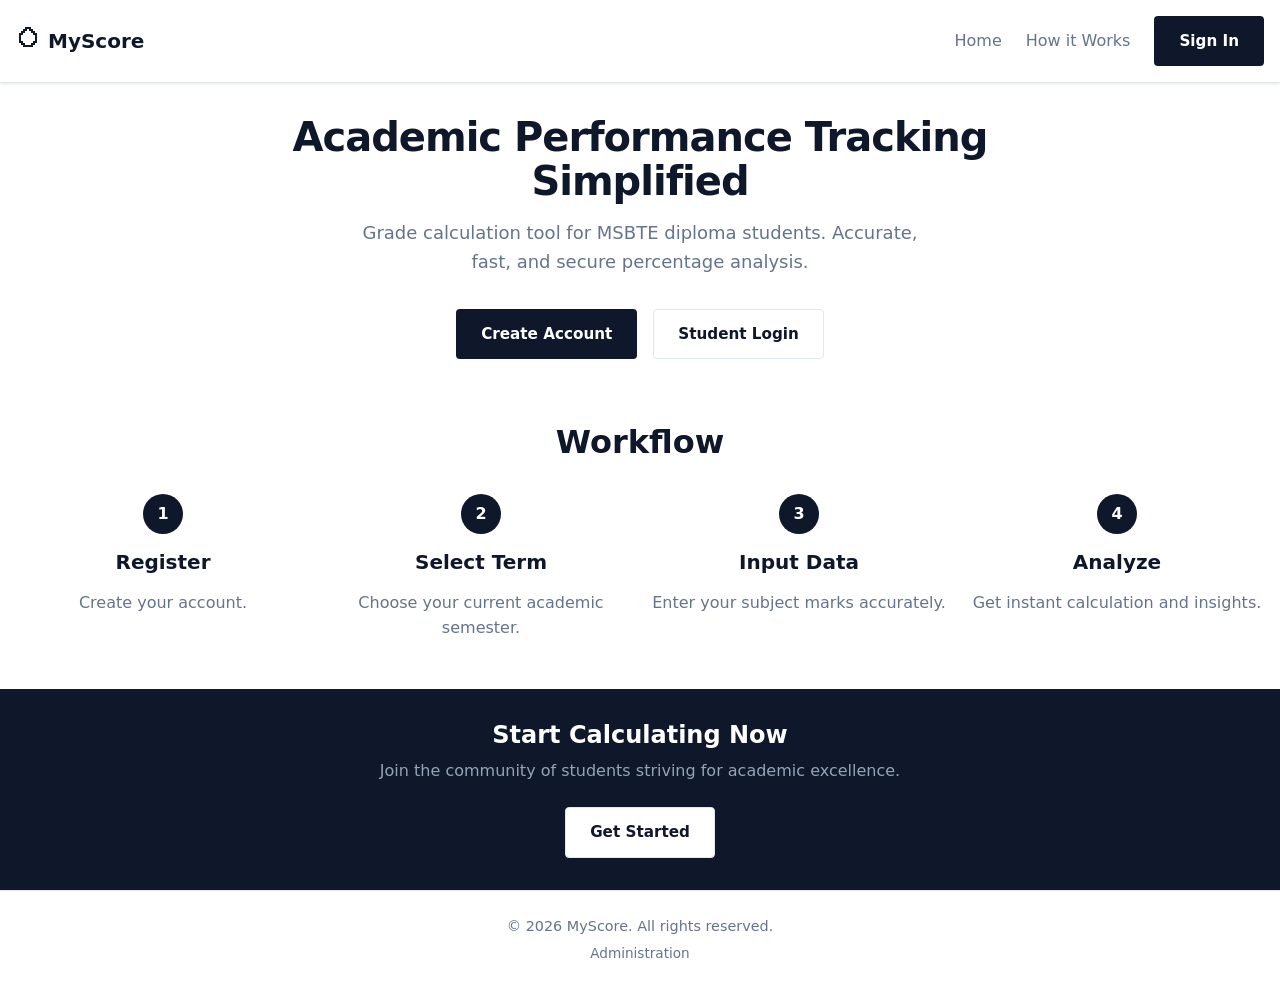
<file: index.html>
<!DOCTYPE html>
<html lang="en">

<head>
  <meta charset="UTF-8">
  <meta name="viewport" content="width=device-width, initial-scale=1.0">
  <title>MyScore - Diploma Percentage Calculator</title>
  <link rel="stylesheet" href="./assets/css/style.css">
  <link rel="stylesheet" href="./assets/css/landing.css">
</head>

<body>

  
  
  <!-- Navigation -->
  <nav class="navbar">
    <div class="container nav-container">
      <div class="nav-logo">
        <div class="logo-icon">
          <svg xmlns="http://www.w3.org/2000/svg" viewBox="0 0 24 24">
            <path
              d="M9 2v2H7v2H5v2H3v10h2v2h2v2h10v-2h2v-2h2V8h-2V6h-2V4h-2V2H9zm0 2h4v2h2v2h2v2h2v6h-2v2h-2v2H9v-2H7v-2H5v-6h2V8h2V6h2V4z" />
          </svg>
        </div>
        <span class="logo-text">MyScore</span>
      </div>
      <div class="nav-links">
        <a href="#home" class="nav-link">Home</a>
        <a href="#about" class="nav-link">How it Works</a>
        <a href="login.html" class="btn btn-primary btn-sm">Sign In</a>
      </div>
    </div>
  </nav>

  <!-- Hero Section -->
  <section class="hero" id="home">
    <div class="container">
      <div class="hero-content">
        <h1 class="hero-title">Academic Performance Tracking Simplified</h1>
        <p class="hero-subtitle">
          Grade calculation tool for MSBTE diploma students.
          Accurate, fast, and secure percentage analysis.
        </p>
        <div class="hero-buttons">
          <a href="signup.html" class="btn btn-primary btn-lg">Create Account</a>
          <a href="login.html" class="btn btn-secondary btn-lg">Student Login</a>
        </div>
      </div>
    </div>
  </section>

  <!-- Features Section Removed -->

  <!-- How It Works Section -->
  <section class="how-it-works" id="about">
    <div class="container">
      <h2 class="section-title">Workflow</h2>
      <div class="steps-grid">
        <div class="step-card">
          <div class="step-number">1</div>
          <h3>Register</h3>
          <p>Create your account.</p>
        </div>
        <div class="step-card">
          <div class="step-number">2</div>
          <h3>Select Term</h3>
          <p>Choose your current academic semester.</p>
        </div>
        <div class="step-card">
          <div class="step-number">3</div>
          <h3>Input Data</h3>
          <p>Enter your subject marks accurately.</p>
        </div>
        <div class="step-card">
          <div class="step-number">4</div>
          <h3>Analyze</h3>
          <p>Get instant calculation and insights.</p>
        </div>
      </div>
    </div>
  </section>

  <!-- CTA Section -->
  <section class="cta-section">
    <div class="container">
      <h2>Start Calculating Now</h2>
      <p>Join the community of students striving for academic excellence.</p>
      <a href="signup.html" class="btn btn-secondary btn-lg" style="background: white; color: var(--primary-color);">Get
        Started</a>
    </div>
  </section>


  <!-- Footer -->
  <footer class="footer">
    <div class="container">
      <p>&copy; 2026 MyScore. All rights reserved.</p>
      <p class="footer-link">
        <a href="admin-login.html">Administration</a>
      </p>
    </div>
  </footer>

  <script src="./assets/js/landing.js"></script>
</body>

</html>
</file>
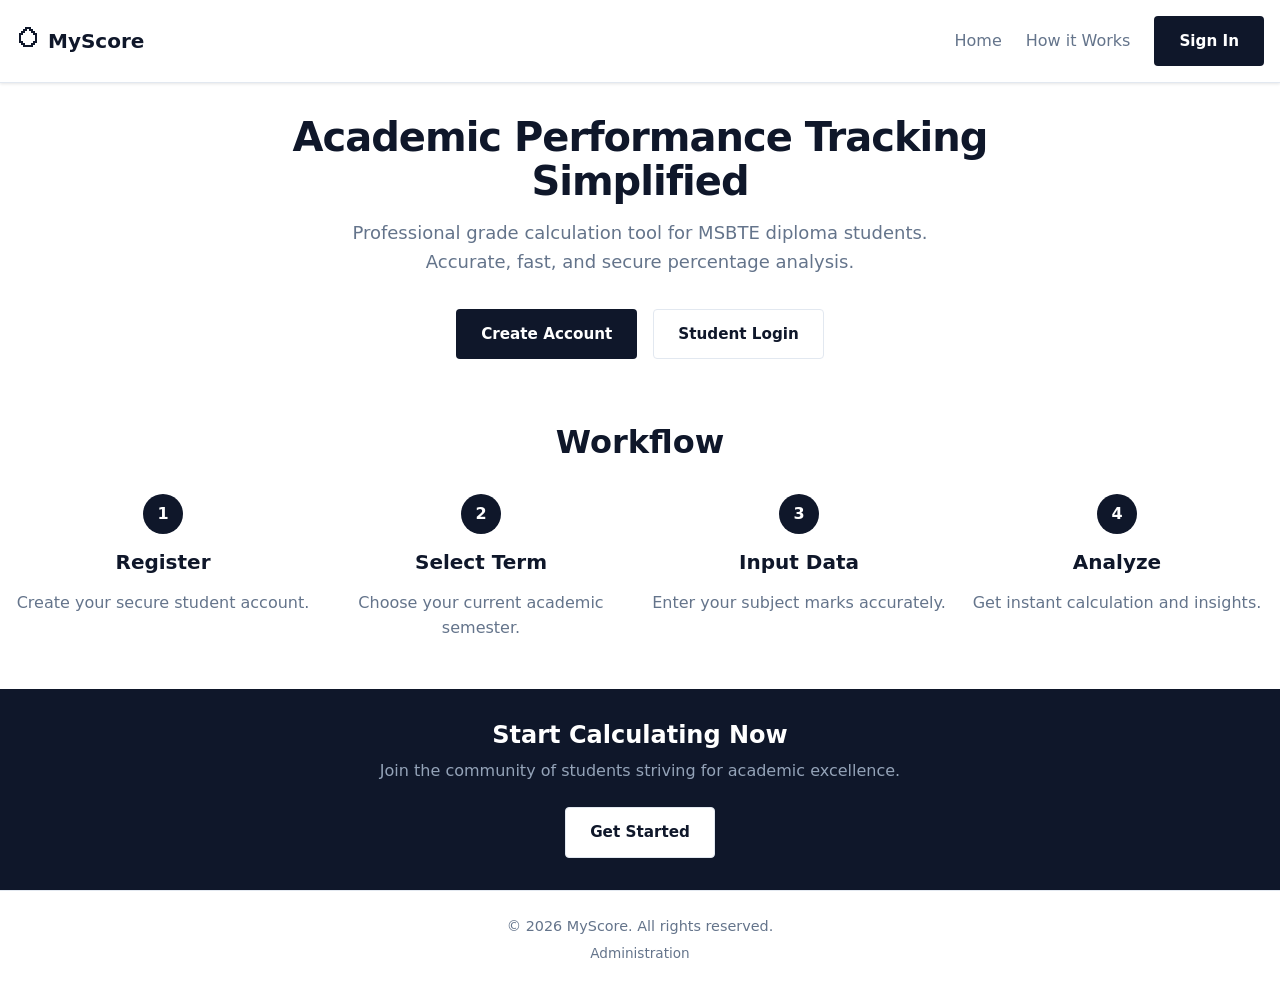
<file: public/index.html>
<!DOCTYPE html>
<html lang="en">

<head>
  <meta charset="UTF-8">
  <meta name="viewport" content="width=device-width, initial-scale=1.0">
  <title>MyScore - Professional Diploma Percentage Calculator</title>
  <link rel="stylesheet" href="./assets/css/style.css">
  <link rel="stylesheet" href="./assets/css/landing.css">
</head>

<body>
  <!-- Navigation -->
  <nav class="navbar">
    <div class="container nav-container">
      <div class="nav-logo">
        <div class="logo-icon">
          <svg xmlns="http://www.w3.org/2000/svg" viewBox="0 0 24 24">
            <path
              d="M9 2v2H7v2H5v2H3v10h2v2h2v2h10v-2h2v-2h2V8h-2V6h-2V4h-2V2H9zm0 2h4v2h2v2h2v2h2v6h-2v2h-2v2H9v-2H7v-2H5v-6h2V8h2V6h2V4z" />
          </svg>
        </div>
        <span class="logo-text">MyScore</span>
      </div>
      <div class="nav-links">
        <a href="#home" class="nav-link">Home</a>
        <a href="#about" class="nav-link">How it Works</a>
        <a href="login.html" class="btn btn-primary btn-sm">Sign In</a>
      </div>
    </div>
  </nav>

  <!-- Hero Section -->
  <section class="hero" id="home">
    <div class="container">
      <div class="hero-content">
        <h1 class="hero-title">Academic Performance Tracking Simplified</h1>
        <p class="hero-subtitle">
          Professional grade calculation tool for MSBTE diploma students.
          Accurate, fast, and secure percentage analysis.
        </p>
        <div class="hero-buttons">
          <a href="signup.html" class="btn btn-primary btn-lg">Create Account</a>
          <a href="login.html" class="btn btn-secondary btn-lg">Student Login</a>
        </div>
      </div>
    </div>
  </section>

  <!-- Features Section Removed -->

  <!-- How It Works Section -->
  <section class="how-it-works" id="about">
    <div class="container">
      <h2 class="section-title">Workflow</h2>
      <div class="steps-grid">
        <div class="step-card">
          <div class="step-number">1</div>
          <h3>Register</h3>
          <p>Create your secure student account.</p>
        </div>
        <div class="step-card">
          <div class="step-number">2</div>
          <h3>Select Term</h3>
          <p>Choose your current academic semester.</p>
        </div>
        <div class="step-card">
          <div class="step-number">3</div>
          <h3>Input Data</h3>
          <p>Enter your subject marks accurately.</p>
        </div>
        <div class="step-card">
          <div class="step-number">4</div>
          <h3>Analyze</h3>
          <p>Get instant calculation and insights.</p>
        </div>
      </div>
    </div>
  </section>

  <!-- CTA Section -->
  <section class="cta-section">
    <div class="container">
      <h2>Start Calculating Now</h2>
      <p>Join the community of students striving for academic excellence.</p>
      <a href="signup.html" class="btn btn-secondary btn-lg" style="background: white; color: var(--primary-color);">Get
        Started</a>
    </div>
  </section>

  <!-- Footer -->
  <footer class="footer">
    <div class="container">
      <p>&copy; 2026 MyScore. All rights reserved.</p>
      <p class="footer-link">
        <a href="admin-login.html">Administration</a>
      </p>
    </div>
  </footer>

  <script src="./assets/js/landing.js"></script>
</body>

</html>
</file>
<file: assets/css/style.css>
:root {
  /* Professional Color Palette - Slate/Blue Theme */
  --primary-color: #0f172a;
  /* Slate 900 */
  --primary-hover: #1e293b;
  /* Slate 800 */
  --secondary-color: #3b82f6;
  /* Blue 500 */
  --secondary-hover: #2563eb;
  /* Blue 600 */
  --accent-color: #0ea5e9;
  /* Sky 500 */

  --bg-color: #f8fafc;
  /* Slate 50 */
  --card-bg: #ffffff;
  --text-main: #0f172a;
  /* Slate 900 */
  --text-light: #64748b;
  /* Slate 500 */
  --border-color: #e2e8f0;
  /* Slate 200 */

  --success-color: #10b981;
  --warning-color: #f59e0b;
  --danger-color: #ef4444;

  /* Typography */
  --font-family: 'Inter', system-ui, -apple-system, sans-serif;

  /* Spacing */
  --spacing-xs: 0.25rem;
  --spacing-sm: 0.5rem;
  --spacing-md: 1rem;
  --spacing-lg: 1.5rem;
  --spacing-xl: 2rem;

  /* UI Elements */
  --radius-sm: 4px;
  --radius-md: 6px;
  --radius-lg: 8px;
  /* Reduced from previous "playful" large radius */
  --shadow-sm: 0 1px 2px 0 rgb(0 0 0 / 0.05);
  --shadow-md: 0 4px 6px -1px rgb(0 0 0 / 0.1), 0 2px 4px -2px rgb(0 0 0 / 0.1);
  --shadow-lg: 0 10px 15px -3px rgb(0 0 0 / 0.1), 0 4px 6px -4px rgb(0 0 0 / 0.1);

  --transition: all 0.2s ease-in-out;
}

* {
  margin: 0;
  padding: 0;
  box-sizing: border-box;
}

body {
  font-family: var(--font-family);
  background-color: var(--bg-color);
  color: var(--text-main);
  line-height: 1.6;
  -webkit-font-smoothing: antialiased;
  -moz-osx-font-smoothing: grayscale;
}

/* Typography */
h1,
h2,
h3,
h4,
h5,
h6 {
  color: var(--text-main);
  font-weight: 700;
  line-height: 1.2;
  margin-bottom: var(--spacing-md);
}

h1 {
  font-size: 2rem;
}

h2 {
  font-size: 1.5rem;
}

h3 {
  font-size: 1.25rem;
}

p {
  margin-bottom: var(--spacing-md);
  color: var(--text-light);
}

a {
  color: var(--secondary-color);
  text-decoration: none;
  font-weight: 500;
  transition: var(--transition);
}

a:hover {
  color: var(--secondary-hover);
}

/* Buttons - Professional & Serious */
.btn {
  display: inline-flex;
  align-items: center;
  justify-content: center;
  padding: 0.75rem 1.5rem;
  border-radius: var(--radius-sm);
  font-weight: 600;
  font-size: 0.95rem;
  cursor: pointer;
  transition: var(--transition);
  border: 1px solid transparent;
  width: 100%;
  /* Mobile First Default */
}

@media (min-width: 640px) {
  .btn {
    width: auto;
  }
}

.btn-primary {
  background-color: var(--primary-color);
  color: white;
}

.btn-primary:hover {
  background-color: var(--primary-hover);
  transform: translateY(-1px);
}

.btn-secondary {
  background-color: white;
  border-color: var(--border-color);
  color: var(--text-main);
}

.btn-secondary:hover {
  background-color: var(--bg-color);
  border-color: var(--text-light);
}

.btn-success {
  background-color: var(--success-color);
  color: white;
}

.btn-success:hover {
  background-color: #059669;
  /* Darker green */
}

.btn-danger {
  background-color: var(--danger-color);
  color: white;
}

.btn-block {
  width: 100%;
}

/* Forms */
.form-group {
  margin-bottom: var(--spacing-lg);
}

.form-label {
  display: block;
  font-size: 0.875rem;
  font-weight: 600;
  margin-bottom: var(--spacing-xs);
  color: var(--text-main);
}

.form-control {
  width: 100%;
  padding: 0.75rem 1rem;
  font-size: 1rem;
  border: 1px solid var(--border-color);
  border-radius: var(--radius-sm);
  background-color: white;
  transition: var(--transition);
}

.form-control:focus {
  outline: none;
  border-color: var(--secondary-color);
  box-shadow: 0 0 0 3px rgba(59, 130, 246, 0.1);
}

/* Utilities */
.text-center {
  text-align: center;
}

.text-end {
  text-align: right;
}

.text-danger {
  color: var(--danger-color);
}

.text-success {
  color: var(--success-color);
}

.mt-1 {
  margin-top: var(--spacing-xs);
}

.mt-2 {
  margin-top: var(--spacing-sm);
}

.mt-3 {
  margin-top: var(--spacing-md);
}

.mb-3 {
  margin-bottom: var(--spacing-md);
}

/* Alerts */
.alert {
  padding: var(--spacing-md);
  border-radius: var(--radius-sm);
  margin-bottom: var(--spacing-md);
  font-size: 0.9rem;
  font-weight: 500;
}

.alert-success {
  background-color: #ecfdf5;
  color: #065f46;
  border: 1px solid #a7f3d0;
}

.alert-error {
  background-color: #fef2f2;
  color: #991b1b;
  border: 1px solid #fecaca;
}

/* Mobile First Container */
.container {
  width: 100%;
  max-width: 1280px;
  margin: 0 auto;
  padding: 0 var(--spacing-md);
}
</file>
<file: assets/css/landing.css>
/* Professional Landing Page Styles */

/* Navigation */
.navbar {
  background-color: white;
  border-bottom: 1px solid var(--border-color);
  padding: var(--spacing-md) 0;
  position: sticky;
  top: 0;
  z-index: 1000;
}

.nav-container {
  display: flex;
  justify-content: space-between;
  align-items: center;
}

.nav-logo {
  display: flex;
  align-items: center;
  gap: var(--spacing-sm);
  font-weight: 800;
  font-size: 1.25rem;
  color: var(--primary-color);
}

.logo-icon svg {
  width: 24px;
  height: 24px;
  fill: var(--primary-color);
}

.nav-links {
  display: none;
  /* Mobile first: hidden by default or use hamburger if implemented, for now simple stack */
  gap: var(--spacing-lg);
  align-items: center;
}

@media (min-width: 768px) {
  .nav-links {
    display: flex;
  }
}

.nav-link {
  color: var(--text-light);
  font-weight: 500;
}

.nav-link:hover {
  color: var(--primary-color);
}

/* Hero Section */
.hero {
  padding: var(--spacing-xl) 0;
  background: white;
  text-align: center;
}

.hero-content {
  max-width: 800px;
  margin: 0 auto;
}

.hero-title {
  font-size: 2.5rem;
  font-weight: 800;
  color: var(--primary-color);
  margin-bottom: var(--spacing-md);
  letter-spacing: -0.025em;
  line-height: 1.1;
}

.hero-subtitle {
  font-size: 1.125rem;
  color: var(--text-light);
  margin-bottom: var(--spacing-xl);
  max-width: 600px;
  margin-left: auto;
  margin-right: auto;
}

.hero-buttons {
  display: flex;
  flex-direction: column;
  gap: var(--spacing-md);
  justify-content: center;
}

@media (min-width: 640px) {
  .hero-buttons {
    flex-direction: row;
  }
}

/* Features Section */
.features {
  padding: var(--spacing-xl) 0;
  background-color: var(--bg-color);
}

.section-title {
  text-align: center;
  font-size: 2rem;
  margin-bottom: var(--spacing-xl);
  color: var(--primary-color);
}

.features-grid {
  display: grid;
  grid-template-columns: 1fr;
  gap: var(--spacing-lg);
}

@media (min-width: 640px) {
  .features-grid {
    grid-template-columns: repeat(2, 1fr);
  }
}

@media (min-width: 1024px) {
  .features-grid {
    grid-template-columns: repeat(3, 1fr);
  }
}

.feature-card {
  background: white;
  padding: var(--spacing-lg);
  border-radius: var(--radius-sm);
  border: 1px solid var(--border-color);
  transition: var(--transition);
}

.feature-card:hover {
  border-color: var(--secondary-color);
  transform: translateY(-2px);
  box-shadow: var(--shadow-md);
}

.feature-icon {
  font-size: 2rem;
  margin-bottom: var(--spacing-md);
  color: var(--secondary-color);
  /* Replace emoji with icon font or svg later if possible, for now styling the emoji container */
  display: inline-flex;
  align-items: center;
  justify-content: center;
  width: 48px;
  height: 48px;
  background-color: #f0f9ff;
  border-radius: var(--radius-sm);
}

.feature-card h3 {
  font-size: 1.1rem;
  margin-bottom: var(--spacing-sm);
}

/* How It Works */
.how-it-works {
  padding: var(--spacing-xl) 0;
  background: white;
}

.steps-grid {
  display: grid;
  grid-template-columns: 1fr;
  gap: var(--spacing-lg);
  counter-reset: step;
}

@media (min-width: 768px) {
  .steps-grid {
    grid-template-columns: repeat(4, 1fr);
  }
}

.step-card {
  text-align: center;
  position: relative;
}

.step-number {
  width: 40px;
  height: 40px;
  background-color: var(--primary-color);
  color: white;
  border-radius: 50%;
  display: flex;
  align-items: center;
  justify-content: center;
  font-weight: 700;
  margin: 0 auto var(--spacing-md);
}

/* CTA Section */
.cta-section {
  padding: var(--spacing-xl) 0;
  background-color: var(--primary-color);
  color: white;
  text-align: center;
}

.cta-section h2 {
  color: white;
  margin-bottom: var(--spacing-sm);
}

.cta-section p {
  color: #94a3b8;
  margin-bottom: var(--spacing-lg);
}

/* Footer */
.footer {
  padding: var(--spacing-lg) 0;
  background-color: white;
  border-top: 1px solid var(--border-color);
  text-align: center;
}

.footer p {
  margin-bottom: var(--spacing-xs);
  font-size: 0.9rem;
}

.footer-link a {
  color: var(--text-light);
  font-size: 0.85rem;
}

.footer-link a:hover {
  color: var(--primary-color);
}
</file>
<file: public/assets/css/style.css>
:root {
  /* Professional Color Palette - Slate/Blue Theme */
  --primary-color: #0f172a;
  /* Slate 900 */
  --primary-hover: #1e293b;
  /* Slate 800 */
  --secondary-color: #3b82f6;
  /* Blue 500 */
  --secondary-hover: #2563eb;
  /* Blue 600 */
  --accent-color: #0ea5e9;
  /* Sky 500 */

  --bg-color: #f8fafc;
  /* Slate 50 */
  --card-bg: #ffffff;
  --text-main: #0f172a;
  /* Slate 900 */
  --text-light: #64748b;
  /* Slate 500 */
  --border-color: #e2e8f0;
  /* Slate 200 */

  --success-color: #10b981;
  --warning-color: #f59e0b;
  --danger-color: #ef4444;

  /* Typography */
  --font-family: 'Inter', system-ui, -apple-system, sans-serif;

  /* Spacing */
  --spacing-xs: 0.25rem;
  --spacing-sm: 0.5rem;
  --spacing-md: 1rem;
  --spacing-lg: 1.5rem;
  --spacing-xl: 2rem;

  /* UI Elements */
  --radius-sm: 4px;
  --radius-md: 6px;
  --radius-lg: 8px;
  /* Reduced from previous "playful" large radius */
  --shadow-sm: 0 1px 2px 0 rgb(0 0 0 / 0.05);
  --shadow-md: 0 4px 6px -1px rgb(0 0 0 / 0.1), 0 2px 4px -2px rgb(0 0 0 / 0.1);
  --shadow-lg: 0 10px 15px -3px rgb(0 0 0 / 0.1), 0 4px 6px -4px rgb(0 0 0 / 0.1);

  --transition: all 0.2s ease-in-out;
}

* {
  margin: 0;
  padding: 0;
  box-sizing: border-box;
}

body {
  font-family: var(--font-family);
  background-color: var(--bg-color);
  color: var(--text-main);
  line-height: 1.6;
  -webkit-font-smoothing: antialiased;
  -moz-osx-font-smoothing: grayscale;
}

/* Typography */
h1,
h2,
h3,
h4,
h5,
h6 {
  color: var(--text-main);
  font-weight: 700;
  line-height: 1.2;
  margin-bottom: var(--spacing-md);
}

h1 {
  font-size: 2rem;
}

h2 {
  font-size: 1.5rem;
}

h3 {
  font-size: 1.25rem;
}

p {
  margin-bottom: var(--spacing-md);
  color: var(--text-light);
}

a {
  color: var(--secondary-color);
  text-decoration: none;
  font-weight: 500;
  transition: var(--transition);
}

a:hover {
  color: var(--secondary-hover);
}

/* Buttons - Professional & Serious */
.btn {
  display: inline-flex;
  align-items: center;
  justify-content: center;
  padding: 0.75rem 1.5rem;
  border-radius: var(--radius-sm);
  font-weight: 600;
  font-size: 0.95rem;
  cursor: pointer;
  transition: var(--transition);
  border: 1px solid transparent;
  width: 100%;
  /* Mobile First Default */
}

@media (min-width: 640px) {
  .btn {
    width: auto;
  }
}

.btn-primary {
  background-color: var(--primary-color);
  color: white;
}

.btn-primary:hover {
  background-color: var(--primary-hover);
  transform: translateY(-1px);
}

.btn-secondary {
  background-color: white;
  border-color: var(--border-color);
  color: var(--text-main);
}

.btn-secondary:hover {
  background-color: var(--bg-color);
  border-color: var(--text-light);
}

.btn-success {
  background-color: var(--success-color);
  color: white;
}

.btn-success:hover {
  background-color: #059669;
  /* Darker green */
}

.btn-danger {
  background-color: var(--danger-color);
  color: white;
}

.btn-block {
  width: 100%;
}

/* Forms */
.form-group {
  margin-bottom: var(--spacing-lg);
}

.form-label {
  display: block;
  font-size: 0.875rem;
  font-weight: 600;
  margin-bottom: var(--spacing-xs);
  color: var(--text-main);
}

.form-control {
  width: 100%;
  padding: 0.75rem 1rem;
  font-size: 1rem;
  border: 1px solid var(--border-color);
  border-radius: var(--radius-sm);
  background-color: white;
  transition: var(--transition);
}

.form-control:focus {
  outline: none;
  border-color: var(--secondary-color);
  box-shadow: 0 0 0 3px rgba(59, 130, 246, 0.1);
}

/* Utilities */
.text-center {
  text-align: center;
}

.text-end {
  text-align: right;
}

.text-danger {
  color: var(--danger-color);
}

.text-success {
  color: var(--success-color);
}

.mt-1 {
  margin-top: var(--spacing-xs);
}

.mt-2 {
  margin-top: var(--spacing-sm);
}

.mt-3 {
  margin-top: var(--spacing-md);
}

.mb-3 {
  margin-bottom: var(--spacing-md);
}

/* Alerts */
.alert {
  padding: var(--spacing-md);
  border-radius: var(--radius-sm);
  margin-bottom: var(--spacing-md);
  font-size: 0.9rem;
  font-weight: 500;
}

.alert-success {
  background-color: #ecfdf5;
  color: #065f46;
  border: 1px solid #a7f3d0;
}

.alert-error {
  background-color: #fef2f2;
  color: #991b1b;
  border: 1px solid #fecaca;
}

/* Mobile First Container */
.container {
  width: 100%;
  max-width: 1280px;
  margin: 0 auto;
  padding: 0 var(--spacing-md);
}
</file>
<file: public/assets/css/landing.css>
/* Professional Landing Page Styles */

/* Navigation */
.navbar {
  background-color: white;
  border-bottom: 1px solid var(--border-color);
  padding: var(--spacing-md) 0;
  position: sticky;
  top: 0;
  z-index: 1000;
}

.nav-container {
  display: flex;
  justify-content: space-between;
  align-items: center;
}

.nav-logo {
  display: flex;
  align-items: center;
  gap: var(--spacing-sm);
  font-weight: 800;
  font-size: 1.25rem;
  color: var(--primary-color);
}

.logo-icon svg {
  width: 24px;
  height: 24px;
  fill: var(--primary-color);
}

.nav-links {
  display: none;
  /* Mobile first: hidden by default or use hamburger if implemented, for now simple stack */
  gap: var(--spacing-lg);
  align-items: center;
}

@media (min-width: 768px) {
  .nav-links {
    display: flex;
  }
}

.nav-link {
  color: var(--text-light);
  font-weight: 500;
}

.nav-link:hover {
  color: var(--primary-color);
}

/* Hero Section */
.hero {
  padding: var(--spacing-xl) 0;
  background: white;
  text-align: center;
}

.hero-content {
  max-width: 800px;
  margin: 0 auto;
}

.hero-title {
  font-size: 2.5rem;
  font-weight: 800;
  color: var(--primary-color);
  margin-bottom: var(--spacing-md);
  letter-spacing: -0.025em;
  line-height: 1.1;
}

.hero-subtitle {
  font-size: 1.125rem;
  color: var(--text-light);
  margin-bottom: var(--spacing-xl);
  max-width: 600px;
  margin-left: auto;
  margin-right: auto;
}

.hero-buttons {
  display: flex;
  flex-direction: column;
  gap: var(--spacing-md);
  justify-content: center;
}

@media (min-width: 640px) {
  .hero-buttons {
    flex-direction: row;
  }
}

/* Features Section */
.features {
  padding: var(--spacing-xl) 0;
  background-color: var(--bg-color);
}

.section-title {
  text-align: center;
  font-size: 2rem;
  margin-bottom: var(--spacing-xl);
  color: var(--primary-color);
}

.features-grid {
  display: grid;
  grid-template-columns: 1fr;
  gap: var(--spacing-lg);
}

@media (min-width: 640px) {
  .features-grid {
    grid-template-columns: repeat(2, 1fr);
  }
}

@media (min-width: 1024px) {
  .features-grid {
    grid-template-columns: repeat(3, 1fr);
  }
}

.feature-card {
  background: white;
  padding: var(--spacing-lg);
  border-radius: var(--radius-sm);
  border: 1px solid var(--border-color);
  transition: var(--transition);
}

.feature-card:hover {
  border-color: var(--secondary-color);
  transform: translateY(-2px);
  box-shadow: var(--shadow-md);
}

.feature-icon {
  font-size: 2rem;
  margin-bottom: var(--spacing-md);
  color: var(--secondary-color);
  /* Replace emoji with icon font or svg later if possible, for now styling the emoji container */
  display: inline-flex;
  align-items: center;
  justify-content: center;
  width: 48px;
  height: 48px;
  background-color: #f0f9ff;
  border-radius: var(--radius-sm);
}

.feature-card h3 {
  font-size: 1.1rem;
  margin-bottom: var(--spacing-sm);
}

/* How It Works */
.how-it-works {
  padding: var(--spacing-xl) 0;
  background: white;
}

.steps-grid {
  display: grid;
  grid-template-columns: 1fr;
  gap: var(--spacing-lg);
  counter-reset: step;
}

@media (min-width: 768px) {
  .steps-grid {
    grid-template-columns: repeat(4, 1fr);
  }
}

.step-card {
  text-align: center;
  position: relative;
}

.step-number {
  width: 40px;
  height: 40px;
  background-color: var(--primary-color);
  color: white;
  border-radius: 50%;
  display: flex;
  align-items: center;
  justify-content: center;
  font-weight: 700;
  margin: 0 auto var(--spacing-md);
}

/* CTA Section */
.cta-section {
  padding: var(--spacing-xl) 0;
  background-color: var(--primary-color);
  color: white;
  text-align: center;
}

.cta-section h2 {
  color: white;
  margin-bottom: var(--spacing-sm);
}

.cta-section p {
  color: #94a3b8;
  margin-bottom: var(--spacing-lg);
}

/* Footer */
.footer {
  padding: var(--spacing-lg) 0;
  background-color: white;
  border-top: 1px solid var(--border-color);
  text-align: center;
}

.footer p {
  margin-bottom: var(--spacing-xs);
  font-size: 0.9rem;
}

.footer-link a {
  color: var(--text-light);
  font-size: 0.85rem;
}

.footer-link a:hover {
  color: var(--primary-color);
}
</file>
